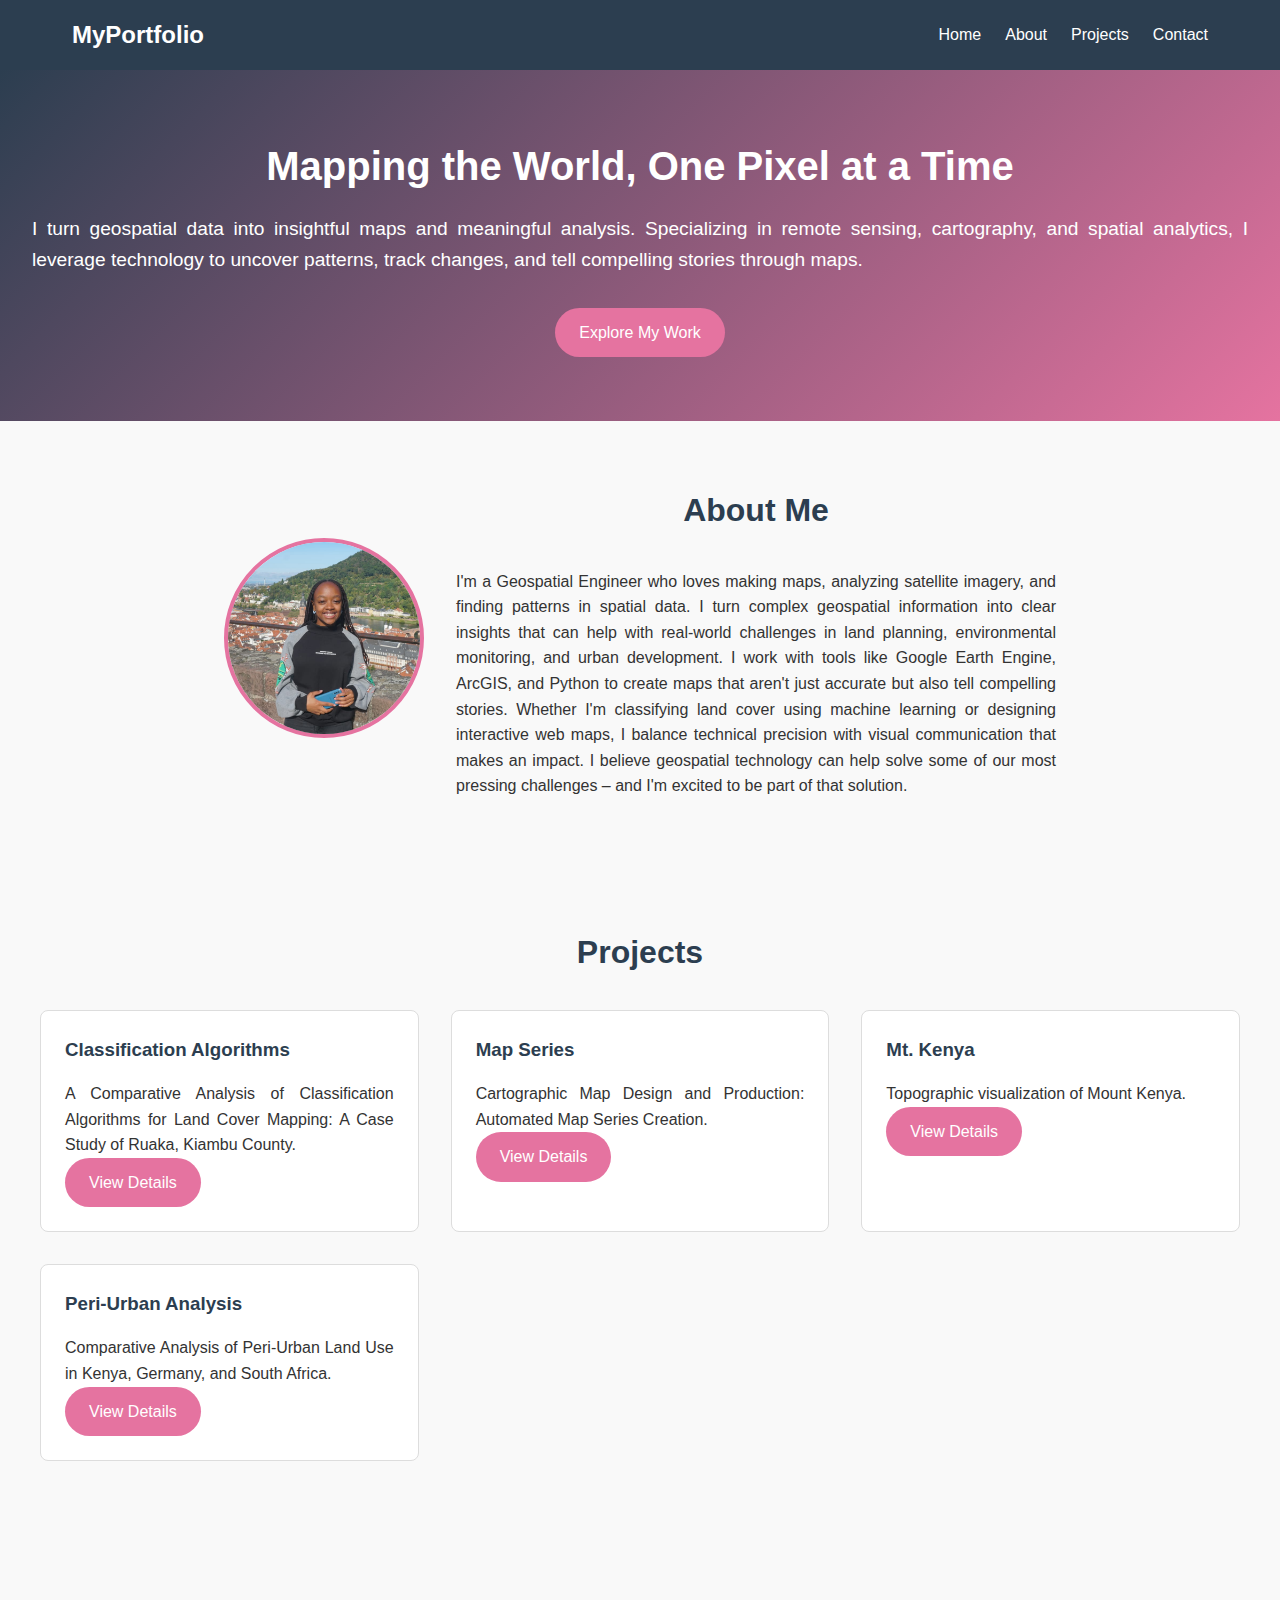
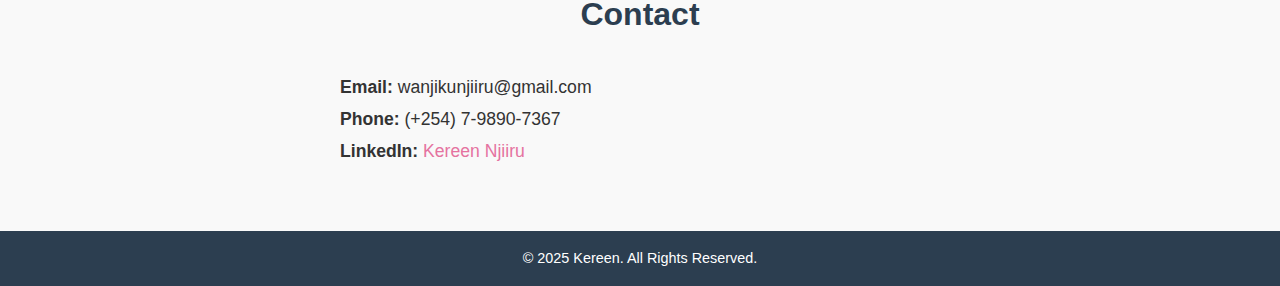
<file: index.html>
<!DOCTYPE html>
<html lang="en">
<head>
  <link rel="icon" href="favicon.png" type="image/png">
  <meta charset="UTF-8" />
  <meta name="viewport" content="width=device-width, initial-scale=1.0" />
  <title>Kereen Njiiru</title>
  <link rel="stylesheet" href="index.css" />
</head>
<body>
  <!-- Navigation -->
  <header>
    <nav class="navbar">
      <div class="logo">MyPortfolio</div>
      <ul class="nav-links">
        <li><a href="#home" class="nav-item">Home</a></li>
        <li><a href="#about" class="nav-item">About</a></li>
        <li><a href="#projects" class="nav-item">Projects</a></li>
        <li><a href="#contact" class="nav-item">Contact</a></li>
      </ul>
      <button class="nav-toggle" aria-label="Open navigation">
        <span class="hamburger"></span>
      </button>
    </nav>
  </header>

  <!-- Hero Section -->
  <section id="home" class="section hero">
    <div class="hero-content">
      <h1>Mapping the World, One Pixel at a Time</h1>
      <p style="text-align: justify;">
        I turn geospatial data into insightful maps and meaningful analysis. Specializing in remote sensing, cartography, and spatial analytics, I leverage technology to uncover patterns, track changes, and tell compelling stories through maps.
      </p>
      <a href="#projects" class="btn">Explore My Work</a>
    </div>
  </section>

  <!-- About Section -->
  <section id="about" class="section about">
    <div class="container about-content">
      <div class="profile">
        <img src="profile/2.jpeg" alt="Profile Picture" class="profile-img" />
      </div>
      <div class="about-text">
        <h2>About Me</h2>
        <p style="text-align: justify;">
          I'm a Geospatial Engineer who loves making maps, analyzing satellite imagery, and finding patterns in spatial data. I turn complex geospatial information into clear insights that can help with real-world challenges in land planning, environmental monitoring, and urban development.
          I work with tools like Google Earth Engine, ArcGIS, and Python to create maps that aren't just accurate but also tell compelling stories. Whether I'm classifying land cover using machine learning or designing interactive web maps, I balance technical precision with visual communication that makes an impact.
          I believe geospatial technology can help solve some of our most pressing challenges – and I'm excited to be part of that solution.

        </p>
      </div>
    </div>
  </section>

  <!-- Projects Section -->
  <section id="projects" class="section projects">
    <div class="container">
      <h2>Projects</h2>
      <div class="projects-grid">
        <!-- Example Project Card -->
        <div class="project-card">
          <h3>Classification Algorithms</h3>
          <p style="text-align: justify;">
            A Comparative Analysis of Classification Algorithms for Land Cover Mapping: A Case Study of Ruaka, Kiambu County.
          </p>
          <a href="projects/ClassificationAlgorithms.html" class="btn">View Details</a>
        </div>
        <div class="project-card">
          <h3>Map Series</h3>
          <p style="text-align: justify;">
           Cartographic Map Design and Production: Automated Map Series Creation.
          </p>
          <a href="projects/MapSeries.html" class="btn">View Details</a>
        </div>
        <div class="project-card">
          <h3>Mt. Kenya</h3>
          <p style="text-align: justify;">
            Topographic visualization of Mount Kenya.
          </p>
          <a href="projects/MtKenya.html" class="btn">View Details</a>
        </div>
        <div class="project-card">
          <h3>Peri-Urban Analysis</h3>
          <p style="text-align: justify;">
            Comparative Analysis of Peri-Urban Land Use in Kenya, Germany, and South Africa.
          </p>
          <a href="projects/PeriUrban.html" class="btn">View Details</a>
        </div>
      </div>
    </div>
  </section>

  <!-- Contact Section -->
  <section id="contact" class="section contact">
    <div class="container">
      <h2>Contact</h2>
      <div class="contact-info">
        <p><strong>Email:</strong> wanjikunjiiru@gmail.com</p>
        <p><strong>Phone:</strong> (+254) 7-9890-7367</p>
        <p><strong>LinkedIn:</strong> <a href="https://www.linkedin.com/in/kereen-njiiru-2a498a185">Kereen Njiiru</a></p>
      </div>
    </div>
  </section>

  <!-- Footer -->
  <footer>
    <p>&copy; 2025 Kereen. All Rights Reserved.</p>
  </footer>

  <script src="index.js"></script>
</body>
</html>
</file>
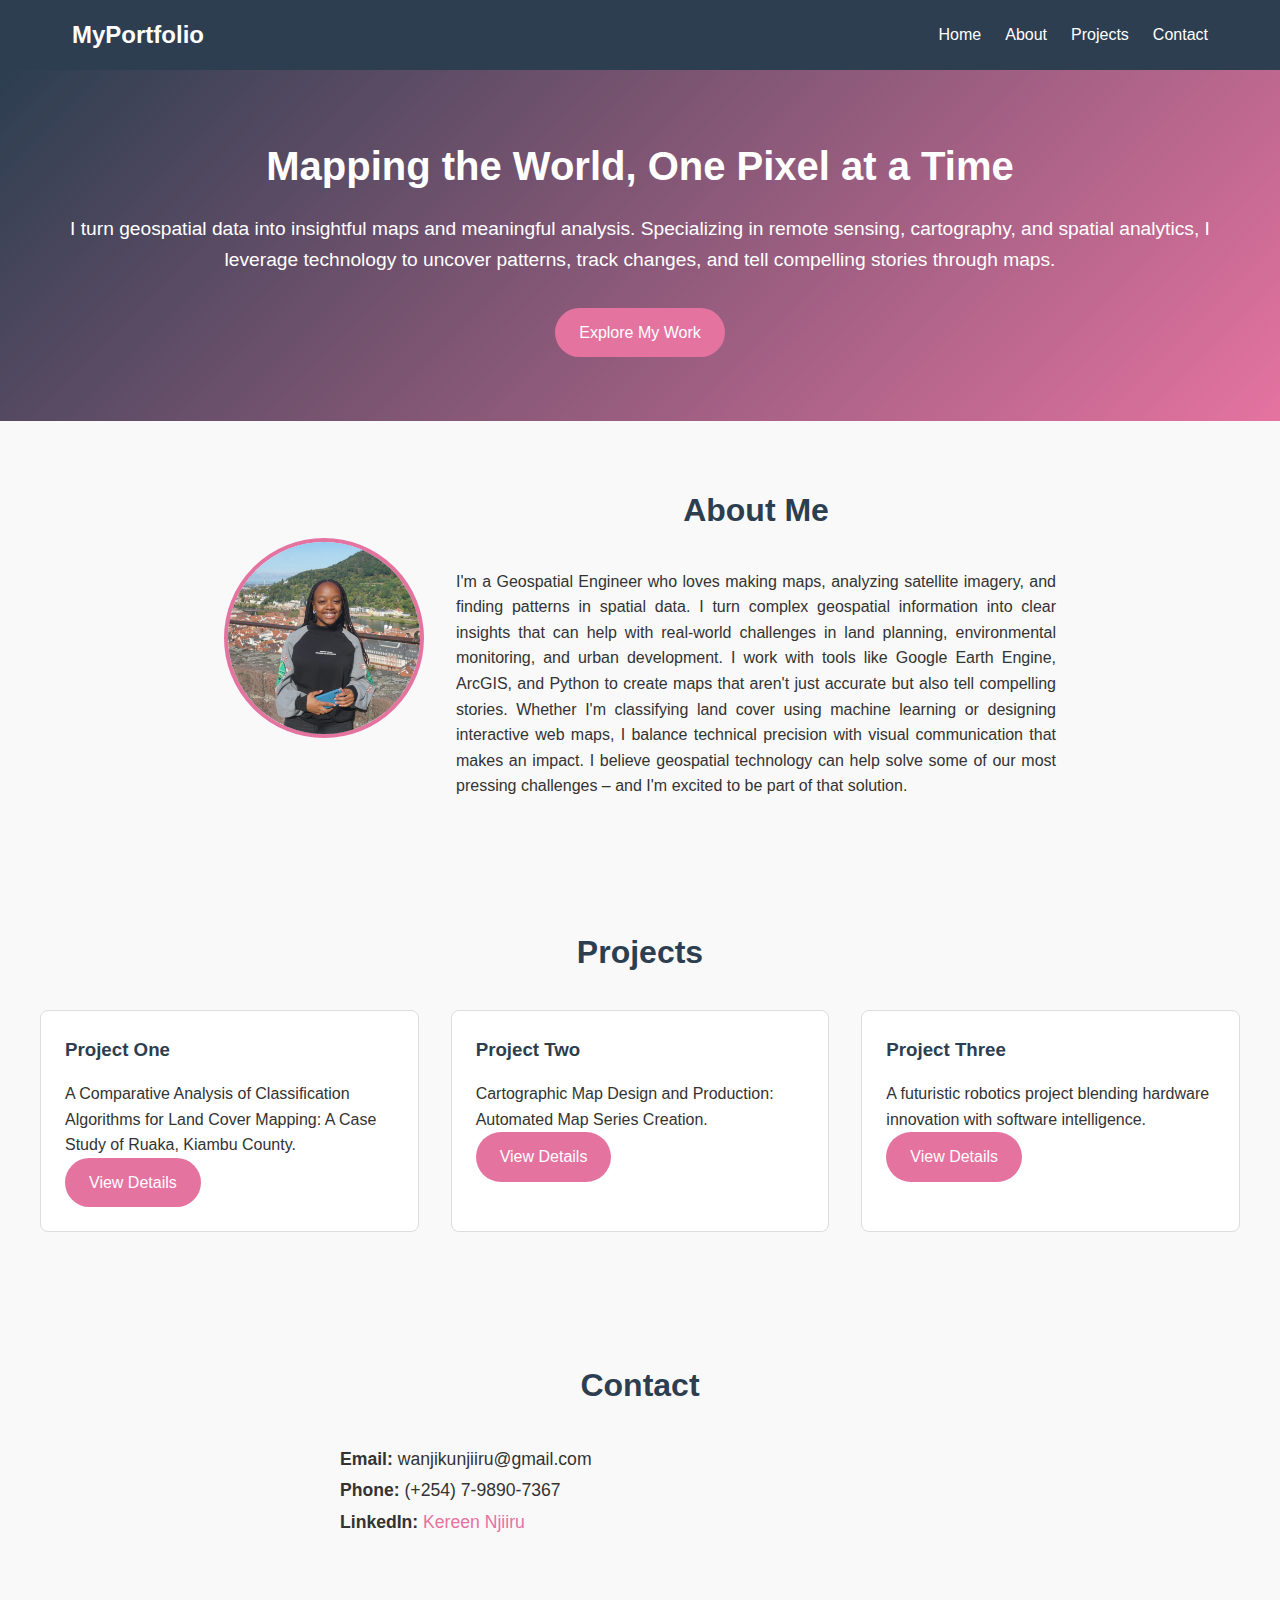
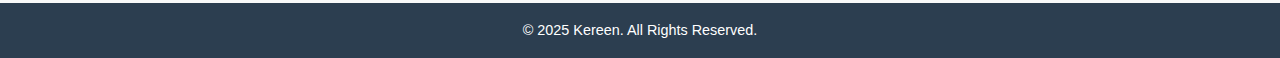
<file: Kereen.html>
<!DOCTYPE html>
<html lang="en">
<head>
  <meta charset="UTF-8" />
  <meta name="viewport" content="width=device-width, initial-scale=1.0" />
  <title>My STEM Portfolio</title>
  <link rel="stylesheet" href="Kereen.css" />
</head>
<body>
  <!-- Navigation -->
  <header>
    <nav class="navbar">
      <div class="logo">MyPortfolio</div>
      <ul class="nav-links">
        <li><a href="#home" class="nav-item">Home</a></li>
        <li><a href="#about" class="nav-item">About</a></li>
        <li><a href="#projects" class="nav-item">Projects</a></li>
        <li><a href="#contact" class="nav-item">Contact</a></li>
      </ul>
      <button class="nav-toggle" aria-label="Open navigation">
        <span class="hamburger"></span>
      </button>
    </nav>
  </header>

  <!-- Hero Section -->
  <section id="home" class="section hero">
    <div class="hero-content">
      <h1>Mapping the World, One Pixel at a Time</h1>
      <p>
        I turn geospatial data into insightful maps and meaningful analysis. Specializing in remote sensing, cartography, and spatial analytics, I leverage technology to uncover patterns, track changes, and tell compelling stories through maps.
      </p>
      <a href="#projects" class="btn">Explore My Work</a>
    </div>
  </section>

  <!-- About Section -->
  <section id="about" class="section about">
    <div class="container about-content">
      <div class="profile">
        <img src="profile/2.jpeg" alt="Profile Picture" class="profile-img" />
      </div>
      <div class="about-text">
        <h2>About Me</h2>
        <p style="text-align: justify;">
          I'm a Geospatial Engineer who loves making maps, analyzing satellite imagery, and finding patterns in spatial data. I turn complex geospatial information into clear insights that can help with real-world challenges in land planning, environmental monitoring, and urban development.
          I work with tools like Google Earth Engine, ArcGIS, and Python to create maps that aren't just accurate but also tell compelling stories. Whether I'm classifying land cover using machine learning or designing interactive web maps, I balance technical precision with visual communication that makes an impact.
          I believe geospatial technology can help solve some of our most pressing challenges – and I'm excited to be part of that solution.

        </p>
      </div>
    </div>
  </section>

  <!-- Projects Section -->
  <section id="projects" class="section projects">
    <div class="container">
      <h2>Projects</h2>
      <div class="projects-grid">
        <!-- Example Project Card -->
        <div class="project-card">
          <h3>Project One</h3>
          <p>
            A Comparative Analysis of Classification Algorithms for Land Cover Mapping: A Case Study of Ruaka, Kiambu County.
          </p>
          <a href="project.html" class="btn">View Details</a>
        </div>
        <div class="project-card">
          <h3>Project Two</h3>
          <p>
           Cartographic Map Design and Production: Automated Map Series Creation.
          </p>
          <a href="project1.html" class="btn">View Details</a>
        </div>
        <div class="project-card">
          <h3>Project Three</h3>
          <p>
            A futuristic robotics project blending hardware innovation with software intelligence.
          </p>
          <a href="project.html?project=3" class="btn">View Details</a>
        </div>
      </div>
    </div>
  </section>

  <!-- Contact Section -->
  <section id="contact" class="section contact">
    <div class="container">
      <h2>Contact</h2>
      <div class="contact-info">
        <p><strong>Email:</strong> wanjikunjiiru@gmail.com</p>
        <p><strong>Phone:</strong> (+254) 7-9890-7367</p>
        <p><strong>LinkedIn:</strong> <a href="https://www.linkedin.com/in/kereen-njiiru-2a498a185">Kereen Njiiru</a></p>
      </div>
    </div>
  </section>

  <!-- Footer -->
  <footer>
    <p>&copy; 2025 Kereen. All Rights Reserved.</p>
  </footer>

  <script src="Kereen.js"></script>
</body>
</html>
</file>
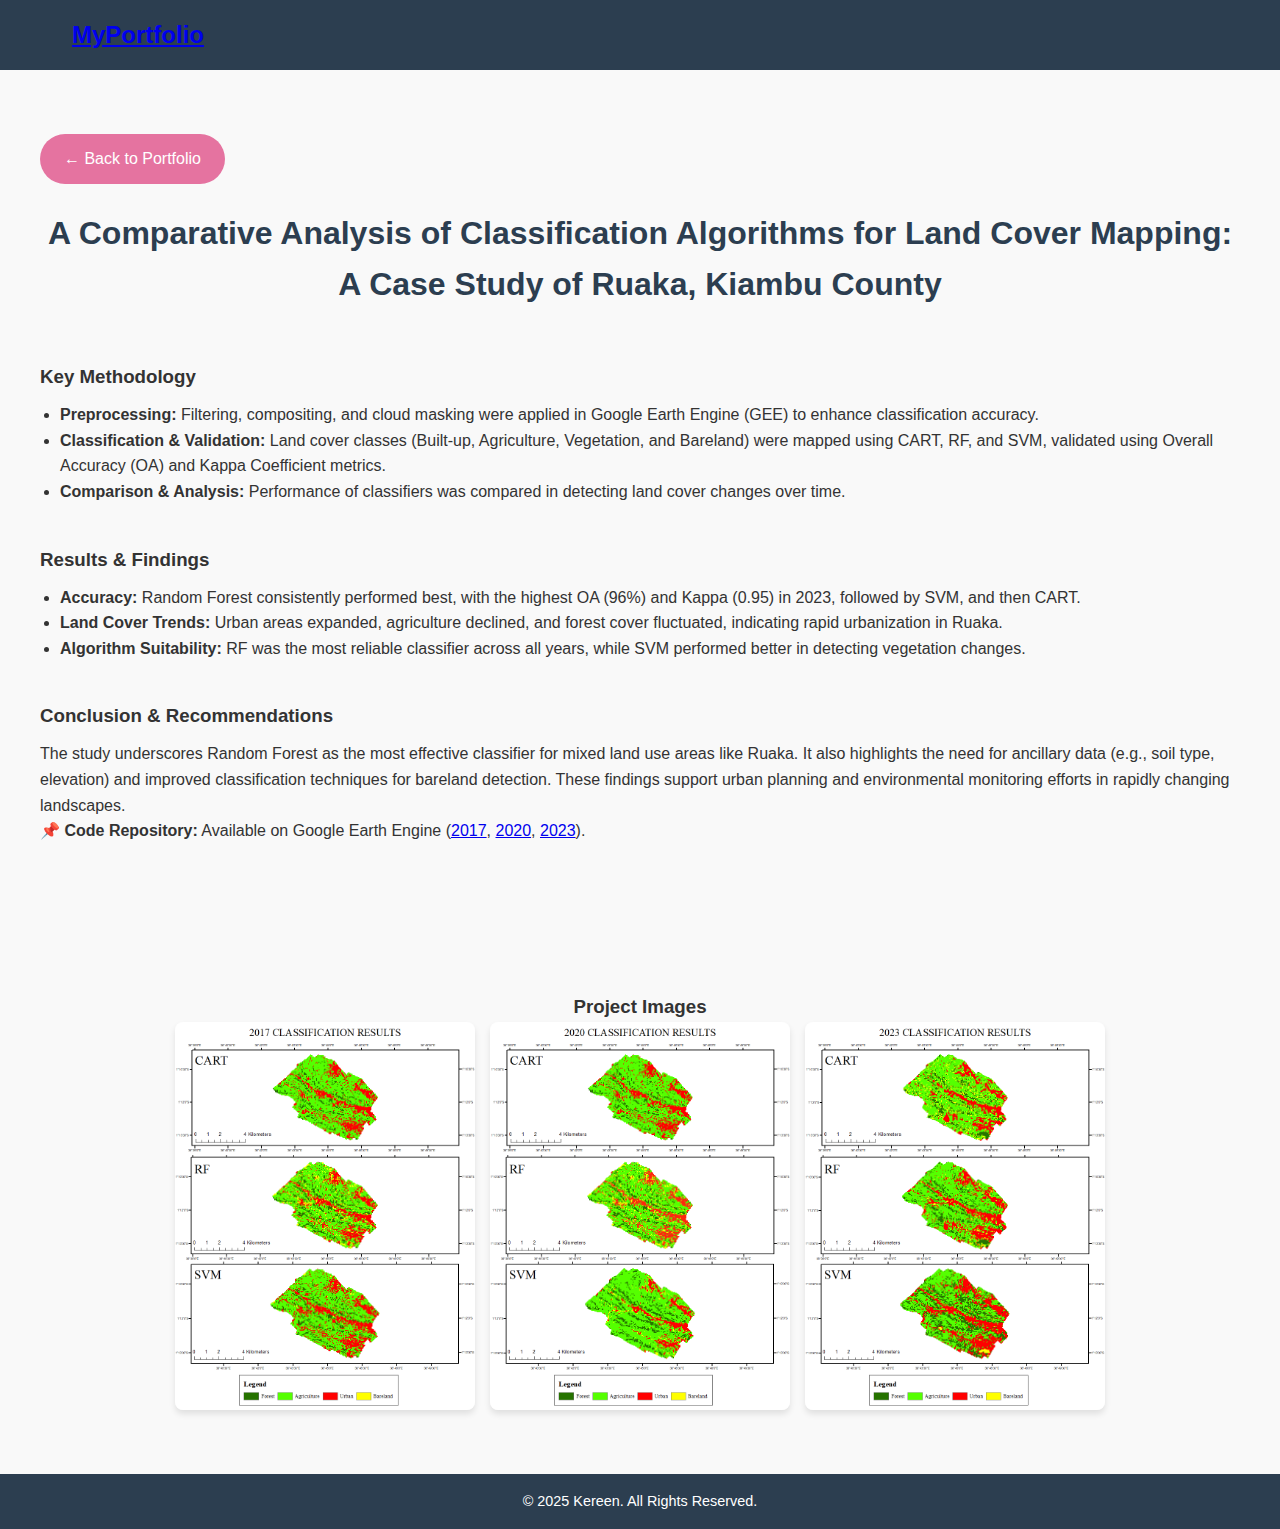
<file: project.html>
<!DOCTYPE html>
<html lang="en">
<head>
  <meta charset="UTF-8" />
  <meta name="viewport" content="width=device-width, initial-scale=1.0" />
  <title>Project Details</title>
  <link rel="stylesheet" href="Kereen.css" />

</head>
<script>
function openModal(img) {
  document.getElementById("imageModal").style.display = "flex";
  document.getElementById("modalImg").src = img.src;
}

function closeModal() {
  document.getElementById("imageModal").style.display = "none";
}
</script>

<body>
  <!-- Navigation (optional simplified header) -->
  <header>
    <nav class="navbar">
      <div class="logo"><a href="Kereen.html">MyPortfolio</a></div>
    </nav>
  </header>

  <!-- Project Details Section -->
<section class="section project-details">
  <div class="container">
    <a href="Kereen.html" class="btn back-btn">&larr; Back to Portfolio</a>
    <h2>A Comparative Analysis of Classification Algorithms for Land Cover Mapping: A Case Study of Ruaka, Kiambu County</h2>
    <!--<img src="project1.jpg" alt="Project Image" class="project-img" />-->

    <h3>Key Methodology</h3>
    <ul>
      <li><strong>Preprocessing:</strong> Filtering, compositing, and cloud masking were applied in Google Earth Engine (GEE) to enhance classification accuracy.</li>
      <li><strong>Classification & Validation:</strong> Land cover classes (Built-up, Agriculture, Vegetation, and Bareland) were mapped using CART, RF, and SVM, validated using Overall Accuracy (OA) and Kappa Coefficient metrics.</li>
      <li><strong>Comparison & Analysis:</strong> Performance of classifiers was compared in detecting land cover changes over time.</li>
    </ul>

    <h3>Results & Findings</h3>
    <ul>
      <li><strong>Accuracy:</strong> Random Forest consistently performed best, with the highest OA (96%) and Kappa (0.95) in 2023, followed by SVM, and then CART.</li>
      <li><strong>Land Cover Trends:</strong> Urban areas expanded, agriculture declined, and forest cover fluctuated, indicating rapid urbanization in Ruaka.</li>
      <li><strong>Algorithm Suitability:</strong> RF was the most reliable classifier across all years, while SVM performed better in detecting vegetation changes.</li>
    </ul>

    <h3>Conclusion & Recommendations</h3>
    <p>The study underscores Random Forest as the most effective classifier for mixed land use areas like Ruaka. It also highlights the need for ancillary data (e.g., soil type, elevation) and improved classification techniques for bareland detection. These findings support urban planning and environmental monitoring efforts in rapidly changing landscapes.</p>

    <p><strong>📌 Code Repository:</strong> Available on Google Earth Engine (<a href="https://code.earthengine.google.com/2c5acd3d43d948e1df86739163fe9f25">2017<a/>, <a href="https://code.earthengine.google.com/9ae079839cd3fac256ac09b35ad99744">2020</a>, <a href="https://code.earthengine.google.com/057788b0095bffb34a65a2679eadff09">2023</a>).</p>
  </div>
</section>

<!-- Image Gallery Section -->
<section class="section image-gallery">
  <div class="container">
    <h3>Project Images</h3>
    <div class="image-wrapper">
      <img src="resources/2017.png" alt="Image 1" onclick="openModal(this)">
      <img src="resources/2020.png" alt="Image 2" onclick="openModal(this)">
      <img src="resources/2023.png" alt="Image 3" onclick="openModal(this)">
    </div>
  </div>
</section>

<!-- Modal Structure -->
<div id="imageModal" class="modal" onclick="closeModal()">
  <span class="close">&times;</span>
  <img class="modal-content" id="modalImg">
</div>


  <!-- Footer -->
  <footer>
    <p>&copy; 2025 Kereen. All Rights Reserved.</p>
  </footer>
</body>
</html>
</file>
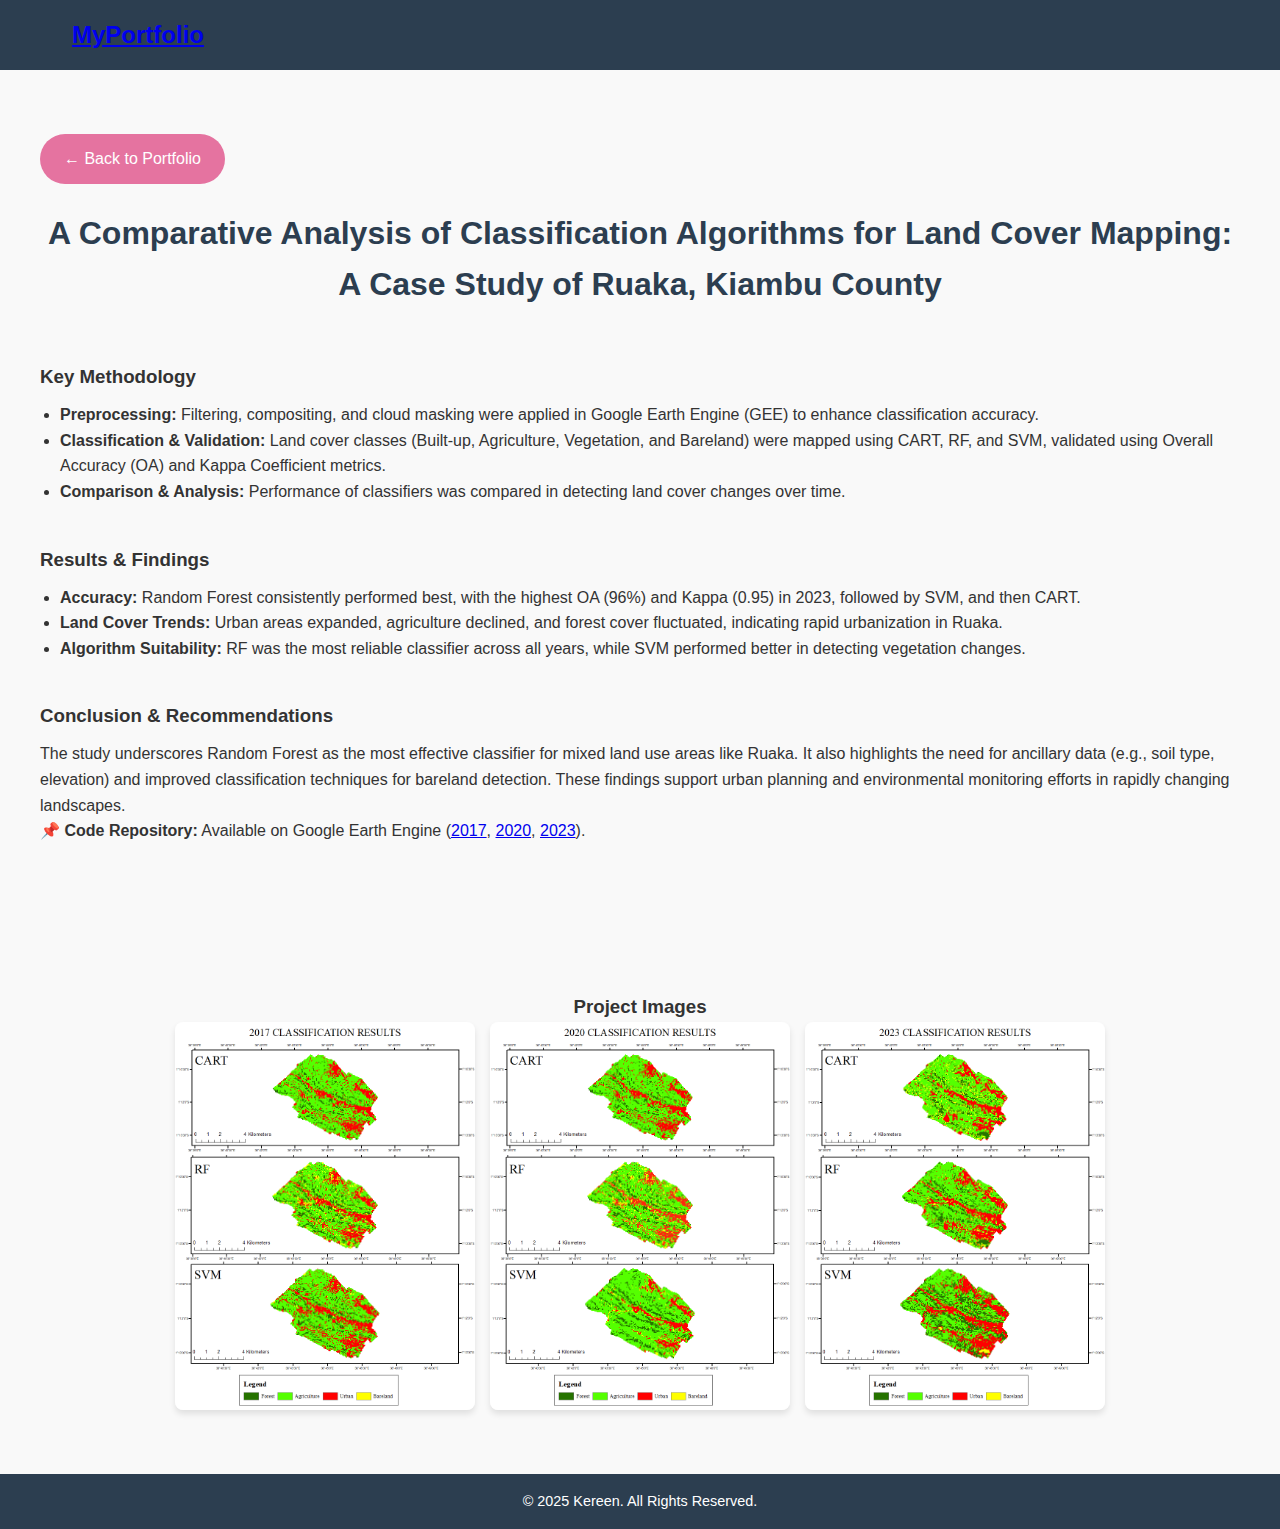
<file: pages/ClassificationAlgorithms.html>
<!DOCTYPE html>
<html lang="en">
<head>
  <meta charset="UTF-8" />
  <meta name="viewport" content="width=device-width, initial-scale=1.0" />
  <title>Project Details</title>
  <link rel="stylesheet" href="../index.css" />

</head>
<script>
function openModal(img) {
  document.getElementById("imageModal").style.display = "flex";
  document.getElementById("modalImg").src = img.src;
}

function closeModal() {
  document.getElementById("imageModal").style.display = "none";
}
</script>

<body>
  <!-- Navigation (optional simplified header) -->
  <header>
    <nav class="navbar">
      <div class="logo"><a href="../index.html">MyPortfolio</a></div>
    </nav>
  </header>

  <!-- Project Details Section -->
<section class="section project-details">
  <div class="container">
    <a href="../index.html" class="btn back-btn">&larr; Back to Portfolio</a>
    <h2>A Comparative Analysis of Classification Algorithms for Land Cover Mapping: A Case Study of Ruaka, Kiambu County</h2>
    <!--<img src="project1.jpg" alt="Project Image" class="project-img" />-->

    <h3>Key Methodology</h3>
    <ul>
      <li><strong>Preprocessing:</strong> Filtering, compositing, and cloud masking were applied in Google Earth Engine (GEE) to enhance classification accuracy.</li>
      <li><strong>Classification & Validation:</strong> Land cover classes (Built-up, Agriculture, Vegetation, and Bareland) were mapped using CART, RF, and SVM, validated using Overall Accuracy (OA) and Kappa Coefficient metrics.</li>
      <li><strong>Comparison & Analysis:</strong> Performance of classifiers was compared in detecting land cover changes over time.</li>
    </ul>

    <h3>Results & Findings</h3>
    <ul>
      <li><strong>Accuracy:</strong> Random Forest consistently performed best, with the highest OA (96%) and Kappa (0.95) in 2023, followed by SVM, and then CART.</li>
      <li><strong>Land Cover Trends:</strong> Urban areas expanded, agriculture declined, and forest cover fluctuated, indicating rapid urbanization in Ruaka.</li>
      <li><strong>Algorithm Suitability:</strong> RF was the most reliable classifier across all years, while SVM performed better in detecting vegetation changes.</li>
    </ul>

    <h3>Conclusion & Recommendations</h3>
    <p>The study underscores Random Forest as the most effective classifier for mixed land use areas like Ruaka. It also highlights the need for ancillary data (e.g., soil type, elevation) and improved classification techniques for bareland detection. These findings support urban planning and environmental monitoring efforts in rapidly changing landscapes.</p>

    <p><strong>📌 Code Repository:</strong> Available on Google Earth Engine (<a href="https://code.earthengine.google.com/2c5acd3d43d948e1df86739163fe9f25">2017<a/>, <a href="https://code.earthengine.google.com/9ae079839cd3fac256ac09b35ad99744">2020</a>, <a href="https://code.earthengine.google.com/057788b0095bffb34a65a2679eadff09">2023</a>).</p>
  </div>
</section>

<!-- Image Gallery Section -->
<section class="section image-gallery">
  <div class="container">
    <h3>Project Images</h3>
    <div class="image-wrapper">
      <img src="../resources/2017.png" alt="Image 1" onclick="openModal(this)">
      <img src="../resources/2020.png" alt="Image 2" onclick="openModal(this)">
      <img src="../resources/2023.png" alt="Image 3" onclick="openModal(this)">
    </div>
  </div>
</section>

<!-- Modal Structure -->
<div id="imageModal" class="modal" onclick="closeModal()">
  <span class="close">&times;</span>
  <img class="modal-content" id="modalImg">
</div>


  <!-- Footer -->
  <footer>
    <p>&copy; 2025 Kereen. All Rights Reserved.</p>
  </footer>
</body>
</html>
</file>
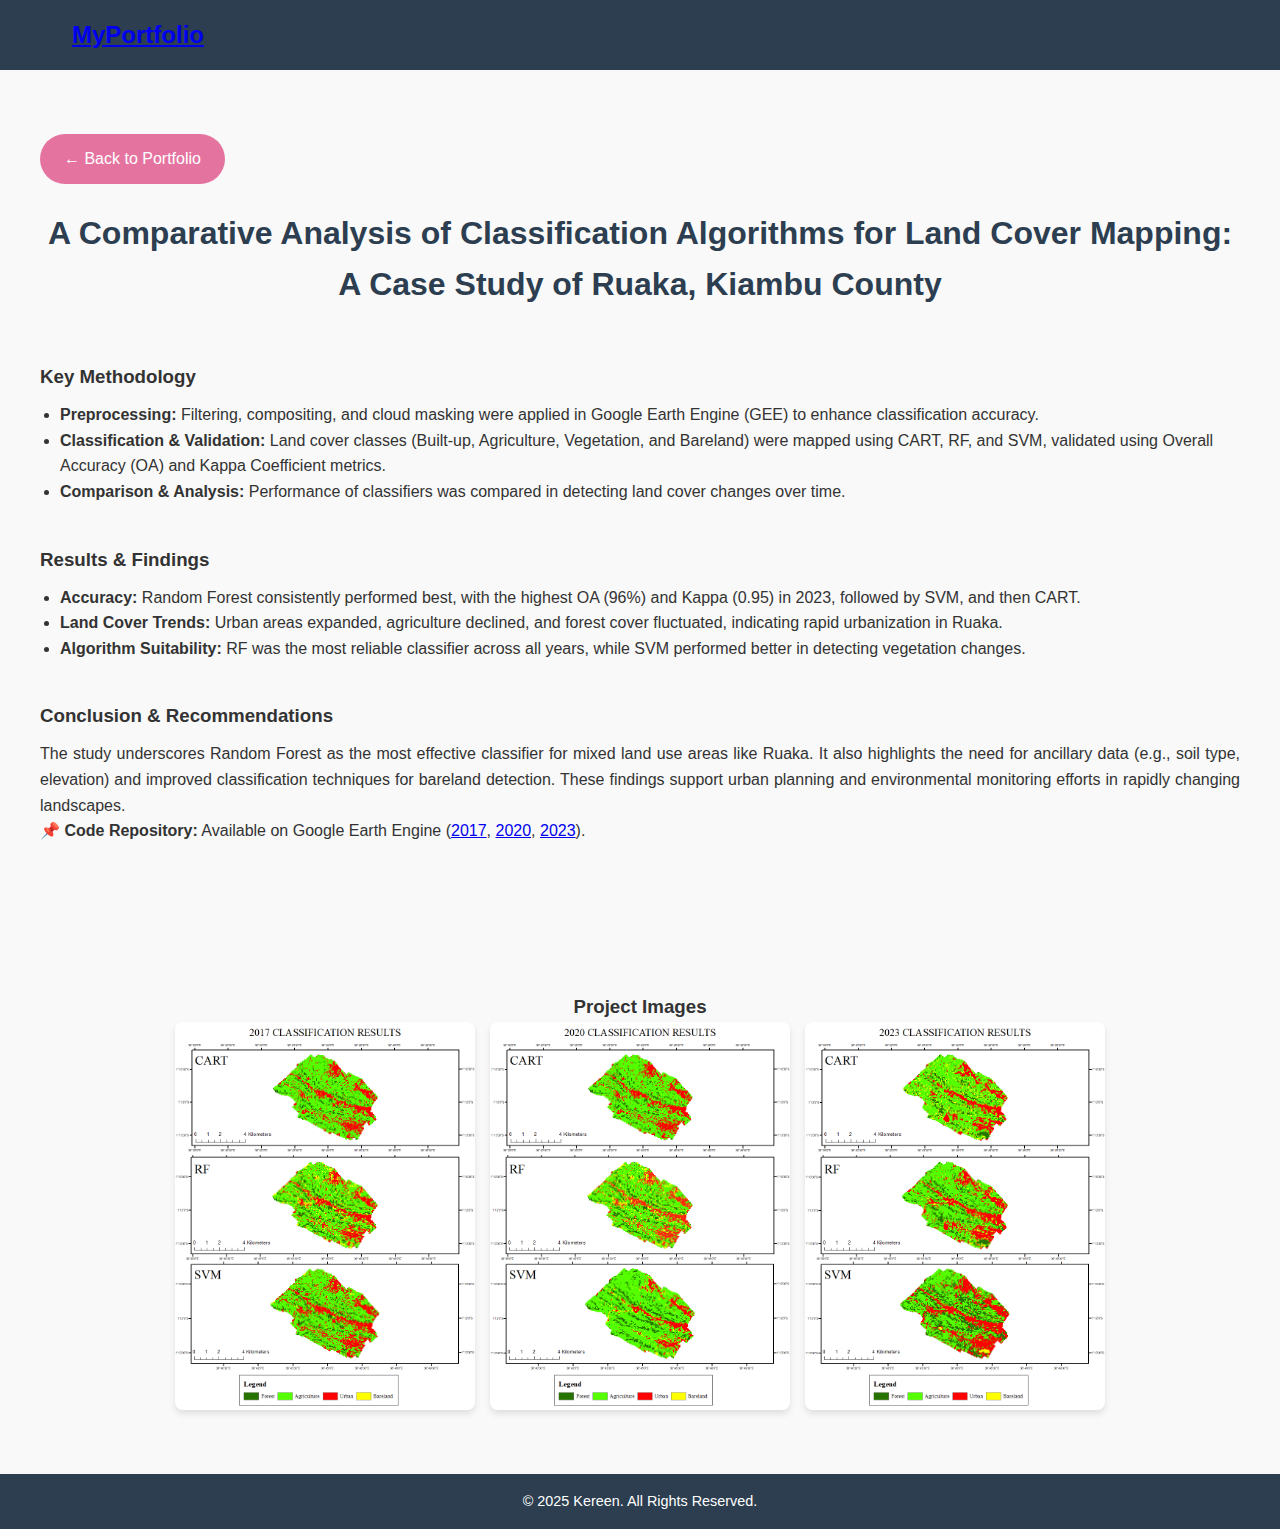
<file: projects/ClassificationAlgorithms.html>
<!DOCTYPE html>
<html lang="en">
<head>
  <link rel="icon" href="../favicon.png" type="image/png">
  <meta charset="UTF-8" />
  <meta name="viewport" content="width=device-width, initial-scale=1.0" />
  <title>Classification Algorithms</title>
  <link rel="stylesheet" href="../index.css" />

</head>
<script>
function openModal(img) {
  document.getElementById("imageModal").style.display = "flex";
  document.getElementById("modalImg").src = img.src;
}

function closeModal() {
  document.getElementById("imageModal").style.display = "none";
}
</script>

<body>
  <!-- Navigation (optional simplified header) -->
  <header>
    <nav class="navbar">
      <div class="logo"><a href="../index.html">MyPortfolio</a></div>
    </nav>
  </header>

  <!-- Project Details Section -->
<section class="section project-details">
  <div class="container">
    <a href="../index.html" class="btn back-btn">&larr; Back to Portfolio</a>
    <h2>A Comparative Analysis of Classification Algorithms for Land Cover Mapping: A Case Study of Ruaka, Kiambu County</h2>
    <!--<img src="project1.jpg" alt="Project Image" class="project-img" />-->

    <h3>Key Methodology</h3>
    <ul>
      <li><strong>Preprocessing:</strong> Filtering, compositing, and cloud masking were applied in Google Earth Engine (GEE) to enhance classification accuracy.</li>
      <li><strong>Classification & Validation:</strong> Land cover classes (Built-up, Agriculture, Vegetation, and Bareland) were mapped using CART, RF, and SVM, validated using Overall Accuracy (OA) and Kappa Coefficient metrics.</li>
      <li><strong>Comparison & Analysis:</strong> Performance of classifiers was compared in detecting land cover changes over time.</li>
    </ul>

    <h3>Results & Findings</h3>
    <ul>
      <li><strong>Accuracy:</strong> Random Forest consistently performed best, with the highest OA (96%) and Kappa (0.95) in 2023, followed by SVM, and then CART.</li>
      <li><strong>Land Cover Trends:</strong> Urban areas expanded, agriculture declined, and forest cover fluctuated, indicating rapid urbanization in Ruaka.</li>
      <li><strong>Algorithm Suitability:</strong> RF was the most reliable classifier across all years, while SVM performed better in detecting vegetation changes.</li>
    </ul>

    <h3>Conclusion & Recommendations</h3>
    <p style="text-align: justify;">The study underscores Random Forest as the most effective classifier for mixed land use areas like Ruaka. It also highlights the need for ancillary data (e.g., soil type, elevation) and improved classification techniques for bareland detection. These findings support urban planning and environmental monitoring efforts in rapidly changing landscapes.</p>

    <p ><strong>📌 Code Repository:</strong> Available on Google Earth Engine (<a href="https://code.earthengine.google.com/2c5acd3d43d948e1df86739163fe9f25">2017<a/>, <a href="https://code.earthengine.google.com/9ae079839cd3fac256ac09b35ad99744">2020</a>, <a href="https://code.earthengine.google.com/057788b0095bffb34a65a2679eadff09">2023</a>).</p>
  </div>
</section>

<!-- Image Gallery Section -->
<section class="section image-gallery">
  <div class="container">
    <h3>Project Images</h3>
    <div class="image-wrapper">
      <img src="../resources/2017.png" alt="Image 1" onclick="openModal(this)">
      <img src="../resources/2020.png" alt="Image 2" onclick="openModal(this)">
      <img src="../resources/2023.png" alt="Image 3" onclick="openModal(this)">
    </div>
  </div>
</section>

<!-- Modal Structure -->
<div id="imageModal" class="modal" onclick="closeModal()">
  <span class="close">&times;</span>
  <img class="modal-content" id="modalImg">
</div>


  <!-- Footer -->
  <footer>
    <p>&copy; 2025 Kereen. All Rights Reserved.</p>
  </footer>
</body>
</html>
</file>
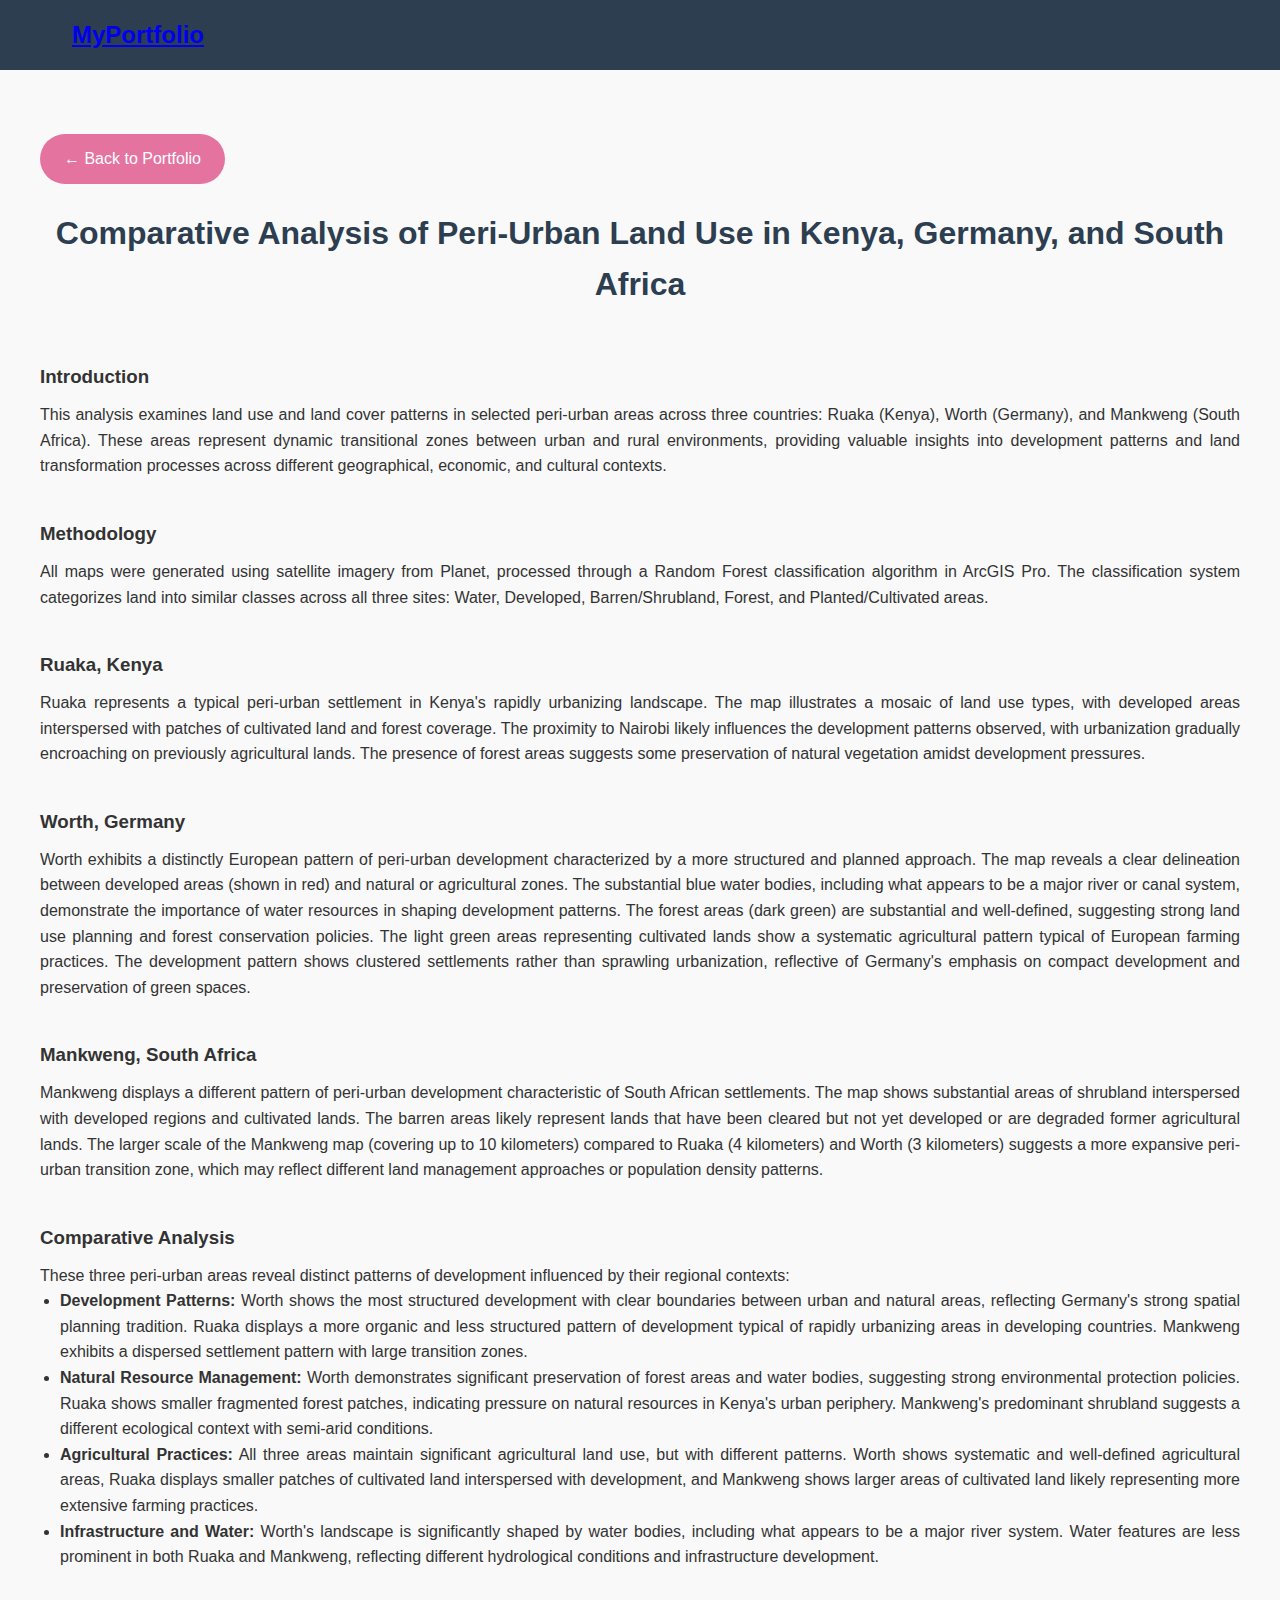
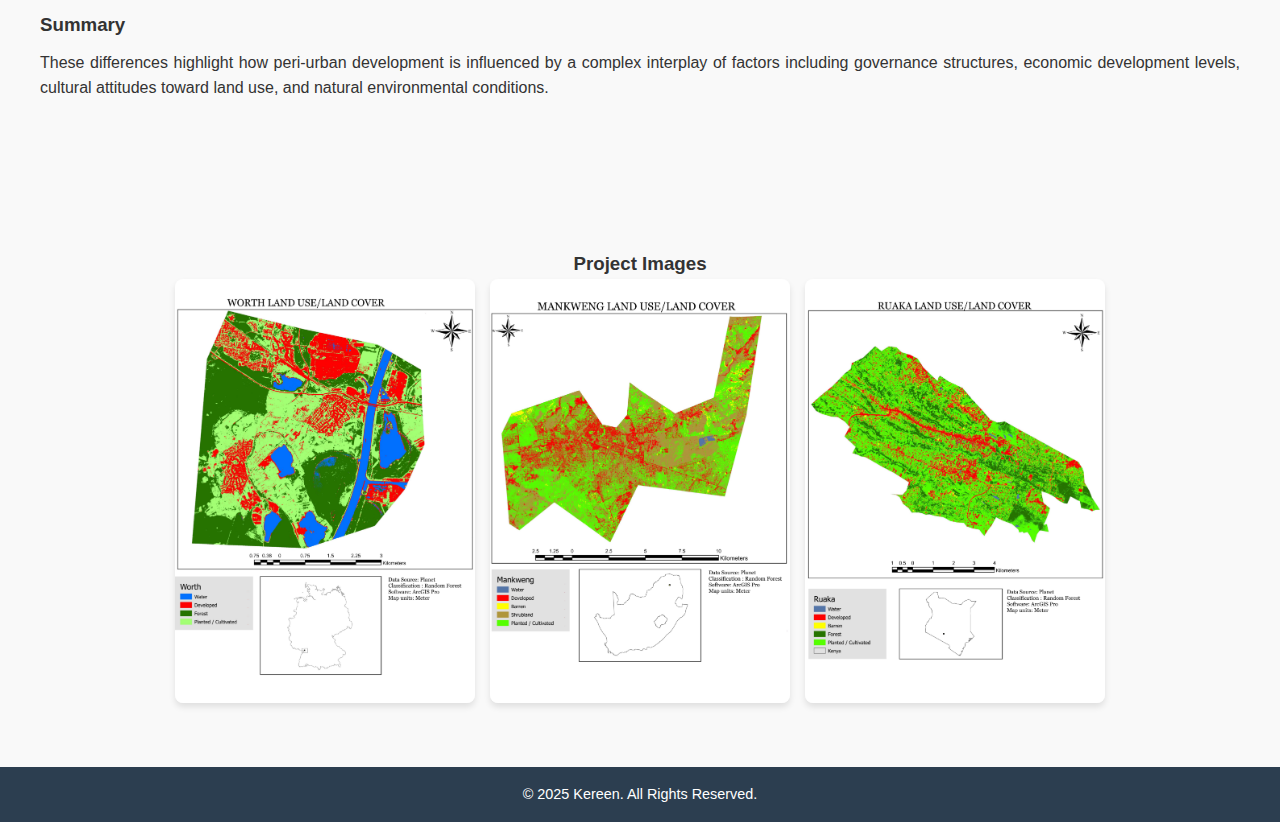
<file: projects/PeriUrban.html>
<!DOCTYPE html>
<html lang="en">
<head>
  <link rel="icon" href="../favicon.png" type="image/png">
  <meta charset="UTF-8" />
  <meta name="viewport" content="width=device-width, initial-scale=1.0" />
  <title>Peri Urban Analysis</title>
  <link rel="stylesheet" href="../index.css" />

</head>
<script>
function openModal(img) {
  document.getElementById("imageModal").style.display = "flex";
  document.getElementById("modalImg").src = img.src;
}

function closeModal() {
  document.getElementById("imageModal").style.display = "none";
}
</script>
<body>
  <!-- Navigation (optional simplified header) -->
  <header>
    <nav class="navbar">
      <div class="logo"><a href="../index.html">MyPortfolio</a></div>
    </nav>
  </header>

  <!-- Project Details Section -->
<section class="section project-details">
  <div class="container">
    <a href="../index.html" class="btn back-btn">&larr; Back to Portfolio</a>
    <h2>Comparative Analysis of Peri-Urban Land Use in Kenya, Germany, and South Africa</h2>
    <!--<img src="project1.jpg" alt="Project Image" class="project-img" />-->

    <h3>Introduction</h3>
    <p style="text-align: justify;">This analysis examines land use and land cover patterns in selected peri-urban areas across three countries: Ruaka (Kenya), Worth (Germany), and Mankweng (South Africa). These areas represent dynamic transitional zones between urban and rural environments, providing valuable insights into development patterns and land transformation processes across different geographical, economic, and cultural contexts.</p>

    <h3>Methodology</h3>
    <p style="text-align: justify;">All maps were generated using satellite imagery from Planet, processed through a Random Forest classification algorithm in ArcGIS Pro. The classification system categorizes land into similar classes across all three sites: Water, Developed, Barren/Shrubland, Forest, and Planted/Cultivated areas.</p>
    
    <h3>Ruaka, Kenya</h3>
    <p style="text-align: justify;">Ruaka represents a typical peri-urban settlement in Kenya's rapidly urbanizing landscape. The map illustrates a mosaic of land use types, with developed areas interspersed with patches of cultivated land and forest coverage. The proximity to Nairobi likely influences the development patterns observed, with urbanization gradually encroaching on previously agricultural lands. The presence of forest areas suggests some preservation of natural vegetation amidst development pressures.</p>

    <h3>Worth, Germany</h3>
    <p style="text-align: justify;">Worth exhibits a distinctly European pattern of peri-urban development characterized by a more structured and planned approach. The map reveals a clear delineation between developed areas (shown in red) and natural or agricultural zones. The substantial blue water bodies, including what appears to be a major river or canal system, demonstrate the importance of water resources in shaping development patterns. The forest areas (dark green) are substantial and well-defined, suggesting strong land use planning and forest conservation policies. The light green areas representing cultivated lands show a systematic agricultural pattern typical of European farming practices. The development pattern shows clustered settlements rather than sprawling urbanization, reflective of Germany's emphasis on compact development and preservation of green spaces.</p>

    <h3>Mankweng, South Africa</h3>
    <p style="text-align: justify;">Mankweng displays a different pattern of peri-urban development characteristic of South African settlements. The map shows substantial areas of shrubland interspersed with developed regions and cultivated lands. The barren areas likely represent lands that have been cleared but not yet developed or are degraded former agricultural lands. The larger scale of the Mankweng map (covering up to 10 kilometers) compared to Ruaka (4 kilometers) and Worth (3 kilometers) suggests a more expansive peri-urban transition zone, which may reflect different land management approaches or population density patterns.</p>
    
    <h3>Comparative Analysis</h3>
    <p style="text-align: justify;">These three peri-urban areas reveal distinct patterns of development influenced by their regional contexts:</p>
    <ul>
      <li style="text-align: justify;"><strong>Development Patterns:</strong> Worth shows the most structured development with clear boundaries between urban and natural areas, reflecting Germany's strong spatial planning tradition. Ruaka displays a more organic and less structured pattern of development typical of rapidly urbanizing areas in developing countries. Mankweng exhibits a dispersed settlement pattern with large transition zones.</li>
      <li style="text-align: justify;"><strong>Natural Resource Management:</strong> Worth demonstrates significant preservation of forest areas and water bodies, suggesting strong environmental protection policies. Ruaka shows smaller fragmented forest patches, indicating pressure on natural resources in Kenya's urban periphery. Mankweng's predominant shrubland suggests a different ecological context with semi-arid conditions.</li>
      <li style="text-align: justify;"><strong>Agricultural Practices:</strong> All three areas maintain significant agricultural land use, but with different patterns. Worth shows systematic and well-defined agricultural areas, Ruaka displays smaller patches of cultivated land interspersed with development, and Mankweng shows larger areas of cultivated land likely representing more extensive farming practices.</li>
      <li style="text-align: justify;"><strong>Infrastructure and Water:</strong> Worth's landscape is significantly shaped by water bodies, including what appears to be a major river system. Water features are less prominent in both Ruaka and Mankweng, reflecting different hydrological conditions and infrastructure development.</li>
    </ul>

    <h3>Summary</h3>
    <p style="text-align: justify;">These differences highlight how peri-urban development is influenced by a complex interplay of factors including governance structures, economic development levels, cultural attitudes toward land use, and natural environmental conditions.</p>
  </div>
</section>

<!-- Image Gallery Section -->
<section class="section image-gallery">
  <div class="container">
    <h3>Project Images</h3>
    <div class="image-wrapper">
      <img src="../resources/map9.jpg" alt="Image 1" onclick="openModal(this)">
      <img src="../resources/map10.jpg" alt="Image 2" onclick="openModal(this)">
      <img src="../resources/map11.jpg" alt="Image 3" onclick="openModal(this)">
    </div>
  </div>
</section>

<!-- Modal Structure -->
<div id="imageModal" class="modal" onclick="closeModal()">
  <span class="close">&times;</span>
  <img class="modal-content" id="modalImg">
</div>


  <!-- Footer -->
  <footer>
    <p>&copy; 2025 Kereen. All Rights Reserved.</p>
  </footer>
</body>
</html>
</file>
<file: index.css>
/* CSS Variables for a modern & feminine palette */
:root {
  --primary-color: #2c3e50;  /* Dark, professional blue-gray */
  --accent-color: #e573a0;   /* Soft, feminine pink */
  --light-color: #f9f9f9;
  --dark-color: #333;
  --font-family: 'Segoe UI', Tahoma, Geneva, Verdana, sans-serif;
  --transition-speed: 0.3s;
}

* {
  margin: 0;
  padding: 0;
  box-sizing: border-box;
}

body {
  font-family: var(--font-family);
  line-height: 1.6;
  background-color: var(--light-color);
  color: var(--dark-color);
  scroll-behavior: smooth;
}

/* Navigation */
header {
  background: var(--primary-color);
  color: #fff;
  position: sticky;
  top: 0;
  z-index: 1000;
}

.navbar {
  display: flex;
  justify-content: space-between;
  align-items: center;
  padding: 1rem 2rem;
  max-width: 1200px;
  margin: auto;
}

.logo {
  font-size: 1.5rem;
  font-weight: bold;
}

.nav-links {
  list-style: none;
  display: flex;
}

.nav-links li {
  margin-left: 1.5rem;
}

.nav-links a {
  color: #fff;
  text-decoration: none;
  transition: color var(--transition-speed);
}

.nav-links a:hover {
  color: var(--accent-color);
}

/* Hamburger Menu (Mobile) */
.nav-toggle {
  display: none;
  background: none;
  border: none;
  cursor: pointer;
}

.hamburger,
.hamburger::before,
.hamburger::after {
  content: '';
  display: block;
  width: 25px;
  height: 3px;
  background: #fff;
  border-radius: 3px;
  transition: all var(--transition-speed);
  position: relative;
}

.hamburger::before,
.hamburger::after {
  position: absolute;
}

.hamburger::before {
  top: -8px;
}

.hamburger::after {
  top: 8px;
}

/* Hero Section */
.hero {
  background: linear-gradient(135deg, var(--primary-color) 0%, var(--accent-color) 100%);
  color: #fff;
  padding: 6rem 2rem;
  text-align: center;
}

.hero h1 {
  font-size: 2.5rem;
  margin-bottom: 1rem;
}

.hero p {
  font-size: 1.2rem;
  margin-bottom: 2rem;
}

.btn {
  display: inline-block;
  background: var(--accent-color);
  color: #fff;
  padding: 0.75rem 1.5rem;
  text-decoration: none;
  border-radius: 25px;
  transition: background var(--transition-speed);
}

.btn:hover {
  background: #d05a82;
}

/* Section Styling */
.section {
  padding: 4rem 2rem;
}

.container {
  max-width: 1200px;
  margin: auto;
}

.section h2 {
  text-align: center;
  margin-bottom: 2rem;
  font-size: 2rem;
  color: var(--primary-color);
}

/* About Section */
.about-content {
  display: flex;
  flex-wrap: wrap;
  align-items: center;
  justify-content: center;
  gap: 2rem;
}

.profile {
  flex: 0 0 auto;
}

.profile-img {
  width: 200px;
  height: 200px;
  object-fit: cover;
  border-radius: 50%;
  border: 4px solid var(--accent-color);
}

.about-text {
  flex: 1 1 300px;
  max-width: 600px;
  text-align: left;
}

/* Projects Grid */
.projects-grid {
  display: grid;
  grid-template-columns: repeat(auto-fit, minmax(280px, 1fr));
  gap: 2rem;
}

.project-card {
  background: #fff;
  border: 1px solid #ddd;
  border-radius: 8px;
  padding: 1.5rem;
  transition: transform var(--transition-speed), box-shadow var(--transition-speed);
}

.project-card:hover {
  transform: translateY(-5px);
  box-shadow: 0 8px 16px rgba(0,0,0,0.1);
}

.project-card h3 {
  margin-bottom: 1rem;
  color: var(--primary-color);
}

/* Contact Section */
.contact-info {
  max-width: 600px;
  margin: auto;
  font-size: 1.1rem;
  line-height: 1.8;
}

.contact-info a {
  color: var(--accent-color);
  text-decoration: none;
}

.contact-info a:hover {
  text-decoration: underline;
}

/* Footer */
footer {
  background: var(--primary-color);
  color: #fff;
  text-align: center;
  padding: 1rem;
  font-size: 0.9rem;
}

/* Responsive */
@media (max-width: 768px) {
  .nav-links {
    display: none;
    flex-direction: column;
    background: var(--primary-color);
    position: absolute;
    top: 60px;
    right: 0;
    width: 200px;
    border-radius: 0 0 4px 4px;
  }

  .nav-links li {
    margin: 1rem 0;
    text-align: center;
  }

  .nav-toggle {
    display: block;
  }

  .nav-links.active {
    display: flex;
  }

  .about-content {
    flex-direction: column;
    text-align: center;
  }
}
/* Project Details Page */
.project-details .back-btn {
  margin-bottom: 1.5rem;
}

.project-img {
  width: 100%;
  max-width: 800px;
  display: block;
  margin: 1rem auto;
  border-radius: 8px;
}
.project-details ul {
    padding-left: 20px;
    list-style-type: disc;
}
.image-carousel {
  text-align: center;
  margin-top: 20px;
}

.swiper {
  width: 100%;
  max-width: 600px;
  height: 400px;
}

.swiper-slide img {
  width: 100%;
  height: 100%;
  object-fit: cover;
}
.image-gallery {
  text-align: center;
  margin-top: 20px;
}

.image-wrapper {
  display: flex;
  justify-content: center;
  gap: 15px; /* Space between images */
  flex-wrap: wrap; /* Ensures responsiveness */
}

.image-wrapper img {
  width: 30%; /* Adjust width */
  height: auto;
  max-width: 300px; /* Prevents oversized images */
  border-radius: 8px;
  box-shadow: 0 4px 6px rgba(0, 0, 0, 0.1);
}
.image-wrapper {
  display: grid;
  grid-template-columns: repeat(3, 1fr); /* 3 equal columns */
  gap: 15px;
  justify-content: center;
}

.image-wrapper img {
  width: 100%;
  max-width: 300px;
  height: auto;
  border-radius: 8px;
  box-shadow: 0 4px 6px rgba(0, 0, 0, 0.1);
}
.project-details h3 {
  margin-top: 20px; /* Adds space above each heading */
  margin-bottom: 10px; /* Adds space below each heading */
}

.project-details h3 {
  padding-top: 20px;
}

.image-wrapper {
  display: flex;
  justify-content: center;
  gap: 15px;
  flex-wrap: wrap;
}

.image-wrapper img {
  width: 30%;
  max-width: 300px;
  height: auto;
  border-radius: 8px;
  transition: transform 0.3s ease-in-out;
  cursor: pointer;
}

.image-wrapper img:hover {
  transform: scale(1.2); /* Enlarges the image */
  box-shadow: 0 8px 16px rgba(0, 0, 0, 0.3);
}
/* Image styling */
.image-wrapper img {
  width: 30%;
  max-width: 300px;
  height: auto;
  border-radius: 8px;
  cursor: pointer;
  transition: transform 0.3s ease-in-out;
}

.image-wrapper img:hover {
  transform: scale(1.1);
}

/* Modal styling */
.modal {
  display: none;
  position: fixed;
  z-index: 1000;
  left: 0;
  top: 0;
  width: 100%;
  height: 100%;
  background-color: rgba(0, 0, 0, 0.8);
  align-items: center;
  justify-content: center;
}

.modal-content {
  max-width: 90%;
  max-height: 90%;
  display: block;
  margin: auto;
}

.close {
  position: absolute;
  top: 10px;
  right: 20px;
  color: white;
  font-size: 30px;
  cursor: pointer;
}
</file>
<file: Kereen.css>
/* CSS Variables for a modern & feminine palette */
:root {
  --primary-color: #2c3e50;  /* Dark, professional blue-gray */
  --accent-color: #e573a0;   /* Soft, feminine pink */
  --light-color: #f9f9f9;
  --dark-color: #333;
  --font-family: 'Segoe UI', Tahoma, Geneva, Verdana, sans-serif;
  --transition-speed: 0.3s;
}

* {
  margin: 0;
  padding: 0;
  box-sizing: border-box;
}

body {
  font-family: var(--font-family);
  line-height: 1.6;
  background-color: var(--light-color);
  color: var(--dark-color);
  scroll-behavior: smooth;
}

/* Navigation */
header {
  background: var(--primary-color);
  color: #fff;
  position: sticky;
  top: 0;
  z-index: 1000;
}

.navbar {
  display: flex;
  justify-content: space-between;
  align-items: center;
  padding: 1rem 2rem;
  max-width: 1200px;
  margin: auto;
}

.logo {
  font-size: 1.5rem;
  font-weight: bold;
}

.nav-links {
  list-style: none;
  display: flex;
}

.nav-links li {
  margin-left: 1.5rem;
}

.nav-links a {
  color: #fff;
  text-decoration: none;
  transition: color var(--transition-speed);
}

.nav-links a:hover {
  color: var(--accent-color);
}

/* Hamburger Menu (Mobile) */
.nav-toggle {
  display: none;
  background: none;
  border: none;
  cursor: pointer;
}

.hamburger,
.hamburger::before,
.hamburger::after {
  content: '';
  display: block;
  width: 25px;
  height: 3px;
  background: #fff;
  border-radius: 3px;
  transition: all var(--transition-speed);
  position: relative;
}

.hamburger::before,
.hamburger::after {
  position: absolute;
}

.hamburger::before {
  top: -8px;
}

.hamburger::after {
  top: 8px;
}

/* Hero Section */
.hero {
  background: linear-gradient(135deg, var(--primary-color) 0%, var(--accent-color) 100%);
  color: #fff;
  padding: 6rem 2rem;
  text-align: center;
}

.hero h1 {
  font-size: 2.5rem;
  margin-bottom: 1rem;
}

.hero p {
  font-size: 1.2rem;
  margin-bottom: 2rem;
}

.btn {
  display: inline-block;
  background: var(--accent-color);
  color: #fff;
  padding: 0.75rem 1.5rem;
  text-decoration: none;
  border-radius: 25px;
  transition: background var(--transition-speed);
}

.btn:hover {
  background: #d05a82;
}

/* Section Styling */
.section {
  padding: 4rem 2rem;
}

.container {
  max-width: 1200px;
  margin: auto;
}

.section h2 {
  text-align: center;
  margin-bottom: 2rem;
  font-size: 2rem;
  color: var(--primary-color);
}

/* About Section */
.about-content {
  display: flex;
  flex-wrap: wrap;
  align-items: center;
  justify-content: center;
  gap: 2rem;
}

.profile {
  flex: 0 0 auto;
}

.profile-img {
  width: 200px;
  height: 200px;
  object-fit: cover;
  border-radius: 50%;
  border: 4px solid var(--accent-color);
}

.about-text {
  flex: 1 1 300px;
  max-width: 600px;
  text-align: left;
}

/* Projects Grid */
.projects-grid {
  display: grid;
  grid-template-columns: repeat(auto-fit, minmax(280px, 1fr));
  gap: 2rem;
}

.project-card {
  background: #fff;
  border: 1px solid #ddd;
  border-radius: 8px;
  padding: 1.5rem;
  transition: transform var(--transition-speed), box-shadow var(--transition-speed);
}

.project-card:hover {
  transform: translateY(-5px);
  box-shadow: 0 8px 16px rgba(0,0,0,0.1);
}

.project-card h3 {
  margin-bottom: 1rem;
  color: var(--primary-color);
}

/* Contact Section */
.contact-info {
  max-width: 600px;
  margin: auto;
  font-size: 1.1rem;
  line-height: 1.8;
}

.contact-info a {
  color: var(--accent-color);
  text-decoration: none;
}

.contact-info a:hover {
  text-decoration: underline;
}

/* Footer */
footer {
  background: var(--primary-color);
  color: #fff;
  text-align: center;
  padding: 1rem;
  font-size: 0.9rem;
}

/* Responsive */
@media (max-width: 768px) {
  .nav-links {
    display: none;
    flex-direction: column;
    background: var(--primary-color);
    position: absolute;
    top: 60px;
    right: 0;
    width: 200px;
    border-radius: 0 0 4px 4px;
  }

  .nav-links li {
    margin: 1rem 0;
    text-align: center;
  }

  .nav-toggle {
    display: block;
  }

  .nav-links.active {
    display: flex;
  }

  .about-content {
    flex-direction: column;
    text-align: center;
  }
}
/* Project Details Page */
.project-details .back-btn {
  margin-bottom: 1.5rem;
}

.project-img {
  width: 100%;
  max-width: 800px;
  display: block;
  margin: 1rem auto;
  border-radius: 8px;
}
.project-details ul {
    padding-left: 20px;
    list-style-type: disc;
}
.image-carousel {
  text-align: center;
  margin-top: 20px;
}

.swiper {
  width: 100%;
  max-width: 600px;
  height: 400px;
}

.swiper-slide img {
  width: 100%;
  height: 100%;
  object-fit: cover;
}
.image-gallery {
  text-align: center;
  margin-top: 20px;
}

.image-wrapper {
  display: flex;
  justify-content: center;
  gap: 15px; /* Space between images */
  flex-wrap: wrap; /* Ensures responsiveness */
}

.image-wrapper img {
  width: 30%; /* Adjust width */
  height: auto;
  max-width: 300px; /* Prevents oversized images */
  border-radius: 8px;
  box-shadow: 0 4px 6px rgba(0, 0, 0, 0.1);
}
.image-wrapper {
  display: grid;
  grid-template-columns: repeat(3, 1fr); /* 3 equal columns */
  gap: 15px;
  justify-content: center;
}

.image-wrapper img {
  width: 100%;
  max-width: 300px;
  height: auto;
  border-radius: 8px;
  box-shadow: 0 4px 6px rgba(0, 0, 0, 0.1);
}
.project-details h3 {
  margin-top: 20px; /* Adds space above each heading */
  margin-bottom: 10px; /* Adds space below each heading */
}

.project-details h3 {
  padding-top: 20px;
}

.image-wrapper {
  display: flex;
  justify-content: center;
  gap: 15px;
  flex-wrap: wrap;
}

.image-wrapper img {
  width: 30%;
  max-width: 300px;
  height: auto;
  border-radius: 8px;
  transition: transform 0.3s ease-in-out;
  cursor: pointer;
}

.image-wrapper img:hover {
  transform: scale(1.2); /* Enlarges the image */
  box-shadow: 0 8px 16px rgba(0, 0, 0, 0.3);
}
/* Image styling */
.image-wrapper img {
  width: 30%;
  max-width: 300px;
  height: auto;
  border-radius: 8px;
  cursor: pointer;
  transition: transform 0.3s ease-in-out;
}

.image-wrapper img:hover {
  transform: scale(1.1);
}

/* Modal styling */
.modal {
  display: none;
  position: fixed;
  z-index: 1000;
  left: 0;
  top: 0;
  width: 100%;
  height: 100%;
  background-color: rgba(0, 0, 0, 0.8);
  align-items: center;
  justify-content: center;
}

.modal-content {
  max-width: 90%;
  max-height: 90%;
  display: block;
  margin: auto;
}

.close {
  position: absolute;
  top: 10px;
  right: 20px;
  color: white;
  font-size: 30px;
  cursor: pointer;
}
</file>
